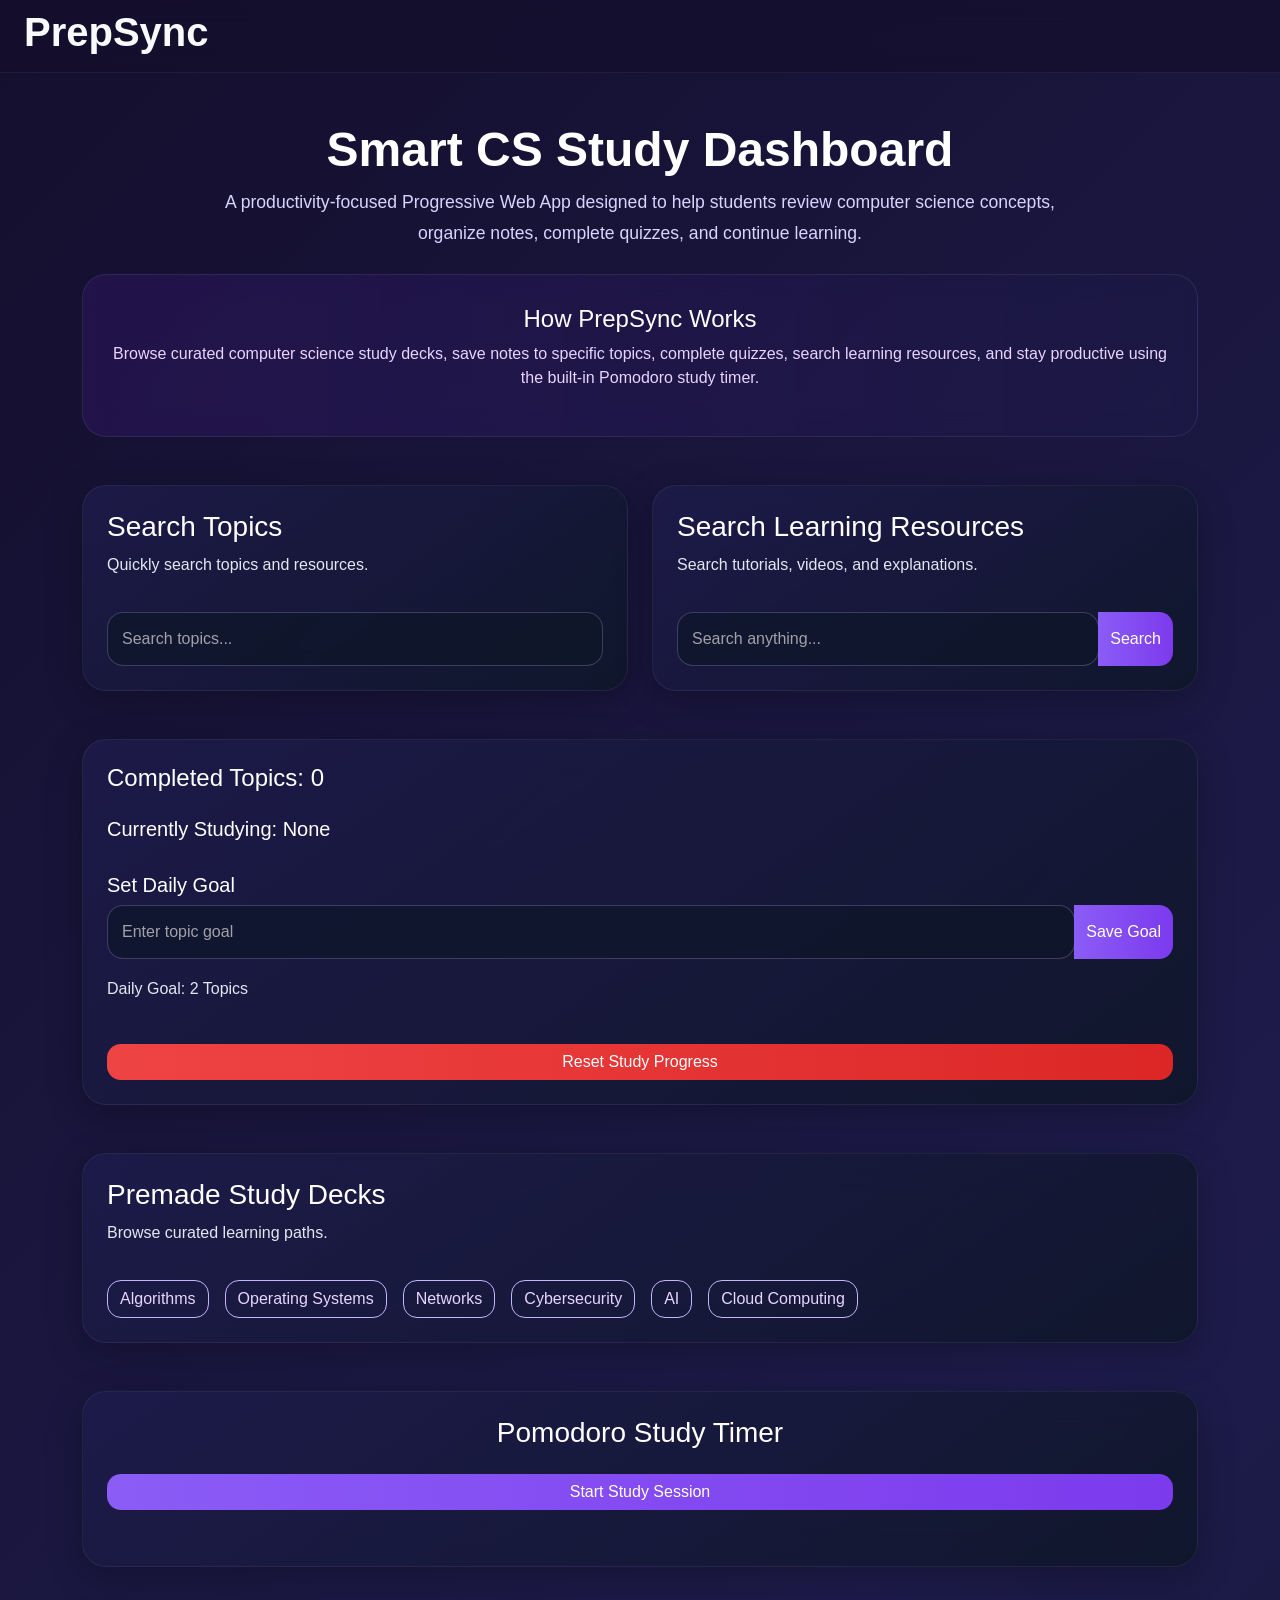
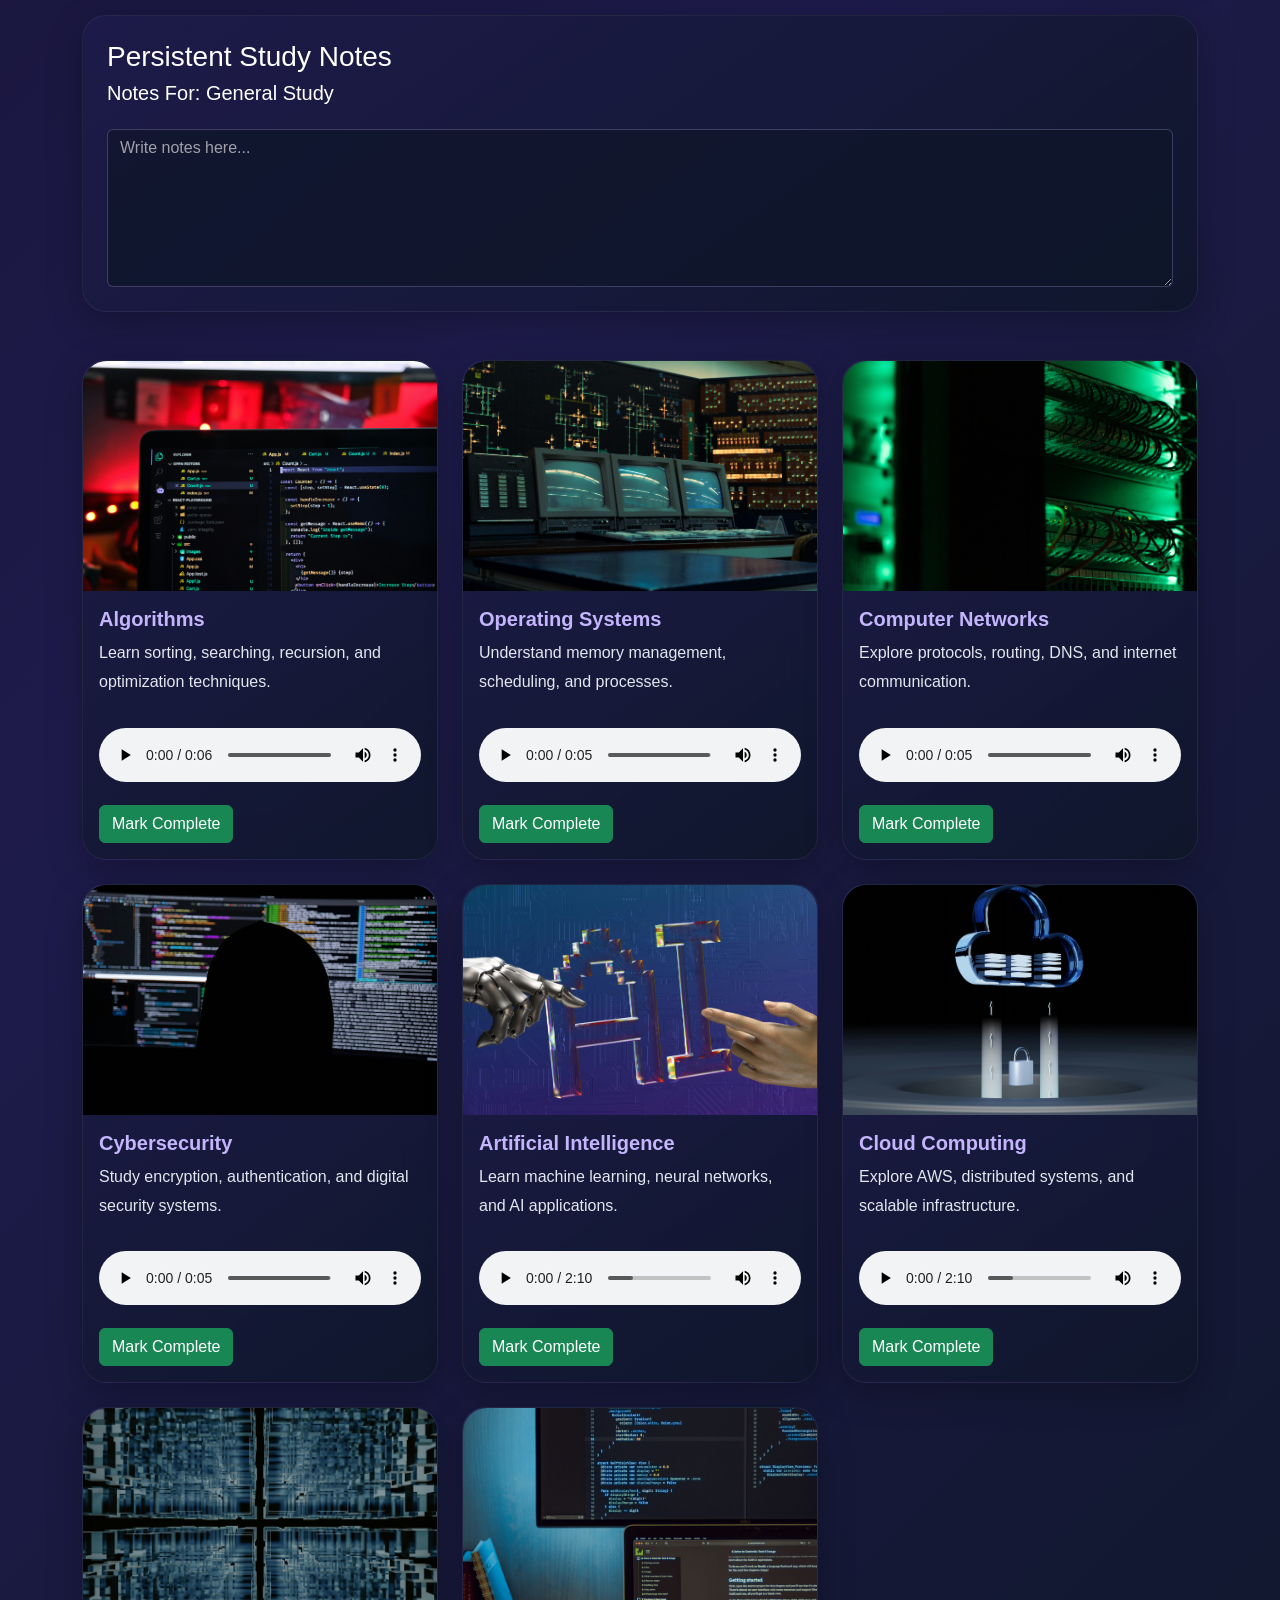
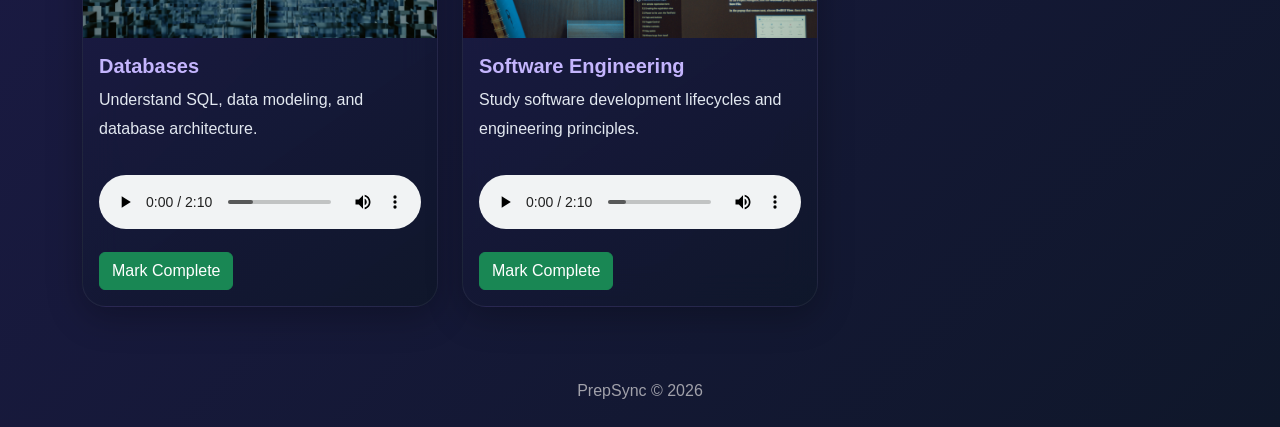
<file: pwa-project/index.html>
<!DOCTYPE html>
<html lang="en">

<head>

  <meta charset="UTF-8">

  <meta
    name="viewport"
    content="width=device-width, initial-scale=1.0"
  >

  <title>PrepSync</title>

  <link
    rel="icon"
    type="image/png"
    href="images/icon.png"
  >

  <link
    rel="manifest"
    href="manifest.json"
  >

  <link
    href="https://cdn.jsdelivr.net/npm/bootstrap@5.3.3/dist/css/bootstrap.min.css"
    rel="stylesheet"
  >

  <link
    rel="stylesheet"
    href="style.css"
  >

</head>

<body>

  <!-- NAVBAR -->

  <nav class="navbar navbar-dark px-4">

    <h1>

      PrepSync

    </h1>

  </nav>

  <!-- MAIN -->

  <div class="container mt-5">

    <!-- HERO -->

    <div class="text-center mb-5">

      <h2>

        Smart CS Study Dashboard

      </h2>

      <p class="hero-text">

        A productivity-focused Progressive Web App
        designed to help students review computer
        science concepts, organize notes,
        complete quizzes, and continue learning.

      </p>

      <div class="how-box mt-4">

        <h4>

          How PrepSync Works

        </h4>

        <p>

          Browse curated computer science study decks,
          save notes to specific topics,
          complete quizzes,
          search learning resources,
          and stay productive using the
          built-in Pomodoro study timer.

        </p>

      </div>

    </div>

    <!-- TOP GRID -->

    <div class="row g-4 mb-5">

      <!-- SEARCH -->

      <div class="col-lg-6">

        <div class="card p-4 h-100">

          <h3>

            Search Topics

          </h3>

          <p>

            Quickly search topics and resources.

          </p>

          <input
            type="text"
            id="searchInput"
            class="form-control mt-3"
            placeholder="Search topics..."
          >

        </div>

      </div>

      <!-- RESOURCE SEARCH -->

      <div class="col-lg-6">

        <div class="card p-4 h-100">

          <h3>

            Search Learning Resources

          </h3>

          <p>

            Search tutorials,
            videos,
            and explanations.

          </p>

          <div class="input-group mt-3">

            <input
              type="text"
              id="resourceSearch"
              class="form-control"
              placeholder="Search anything..."
            >

            <button
              class="btn btn-primary"
              onclick="searchResources()"
            >

              Search

            </button>

          </div>

        </div>

      </div>

    </div>

  <!-- RESOURCE RESULTS -->

<div
  id="resourcePanel"
  class="card p-4 mb-5 d-none"
>

  <div class="d-flex justify-content-between">

    <h3>

      Search Results

    </h3>

    <button
      class="btn btn-danger"
      onclick="closeResources()"
    >

      Close

    </button>

  </div>

  <div
    id="resourceResults"
    class="mt-4"
  ></div>

</div>

    <!-- DASHBOARD -->

    <div class="dashboard card p-4 mb-5">

      <h4 id="progressText">

        Completed Topics: 0

      </h4>

      <h5
        id="currentTopic"
        class="mt-3"
      >

        Currently Studying: None

      </h5>

      <!-- GOAL -->

      <div class="mt-4">

        <h5>

          Set Daily Goal

        </h5>

        <div class="input-group mt-2">

          <input
            type="number"
            id="goalInput"
            class="form-control"
            placeholder="Enter topic goal"
          >

          <button
            class="btn btn-primary"
            onclick="saveGoal()"
          >

            Save Goal

          </button>

        </div>

        <p
          class="mt-3"
          id="goalText"
        >

          Daily Goal: 2 Topics

        </p>

      </div>

      <button
        class="btn btn-danger mt-4"
        onclick="resetProgress()"
      >

        Reset Study Progress

      </button>

    </div>

    <!-- DECKS -->

    <div class="card p-4 mb-5">

      <h3>

        Premade Study Decks

      </h3>

      <p>

        Browse curated learning paths.

      </p>

      <div class="d-flex flex-wrap gap-3 mt-3">

        <button
          class="btn btn-outline-info"
          onclick="openDeckModal('Algorithms')"
        >

          Algorithms

        </button>

        <button
          class="btn btn-outline-info"
          onclick="openDeckModal('Operating Systems')"
        >

          Operating Systems

        </button>

        <button
          class="btn btn-outline-info"
          onclick="openDeckModal('Networks')"
        >

          Networks

        </button>

        <button
          class="btn btn-outline-info"
          onclick="openDeckModal('Cybersecurity')"
        >

          Cybersecurity

        </button>

        <button
          class="btn btn-outline-info"
          onclick="openDeckModal('Artificial Intelligence')"
        >

          AI

        </button>

        <button
          class="btn btn-outline-info"
          onclick="openDeckModal('Cloud Computing')"
        >

          Cloud Computing

        </button>

      </div>

    </div>

    <!-- MODAL -->

    <div
      class="modal fade"
      id="deckModal"
      tabindex="-1"
    >

      <div class="modal-dialog modal-lg modal-dialog-centered">

        <div class="modal-content bg-dark text-light">

          <div class="modal-header border-secondary">

            <h3 id="deckModalTitle"></h3>

            <button
              type="button"
              class="btn-close btn-close-white"
              data-bs-dismiss="modal"
            ></button>

          </div>

          <div class="modal-body">

            <p id="deckModalDescription"></p>

            <div class="mt-4">

              <h5>

                Recommended Topics

              </h5>

              <ul id="deckTopics"></ul>

            </div>

          </div>

        </div>

      </div>

    </div>

    <!-- TIMER -->

    <div class="card p-4 mb-5 text-center">

      <h3>

        Pomodoro Study Timer

      </h3>

      <button
        class="btn btn-primary mt-3"
        onclick="startTimer()"
      >

        Start Study Session

      </button>

      <h2
        id="timer"
        class="mt-4"
      ></h2>

    </div>

    <!-- NOTES -->

    <div class="card p-4 mb-5">

      <h3>

        Persistent Study Notes

      </h3>

      <h5 id="notesDeckTitle">

        Notes For: General Study

      </h5>

      <textarea
        id="studyNotes"
        rows="6"
        class="form-control mt-3"
        placeholder="Write notes here..."
      ></textarea>

    </div>

    <!-- TOPIC DETAILS -->

    <div
      id="topicDetails"
      class="card p-4 mb-5 d-none"
    >

      <h2 id="detailTitle"></h2>

      <p id="detailDescription"></p>

      <div class="alert alert-warning mt-4">

        <h5>

          AI Study Summary

        </h5>

        <p id="studySummary"></p>

      </div>

      <div class="alert alert-info mt-4">

        <h5>

          Study Tip

        </h5>

        <p id="studyTip"></p>

      </div>

    </div>

    <!-- QUIZ -->

    <div
      id="quizPanel"
      class="card p-4 mb-5 d-none"
    >

      <h3>

        Quick Knowledge Check

      </h3>

      <p id="quizQuestion"></p>

      <div class="d-grid gap-2">

        <button
          class="btn btn-outline-light"
          onclick="checkAnswer(0)"
          id="choice0"
        ></button>

        <button
          class="btn btn-outline-light"
          onclick="checkAnswer(1)"
          id="choice1"
        ></button>

        <button
          class="btn btn-outline-light"
          onclick="checkAnswer(2)"
          id="choice2"
        ></button>

      </div>

      <h5
        class="mt-4"
        id="quizResult"
      ></h5>

    </div>

    <!-- TOPICS -->

    <div
      class="row"
      id="topicsContainer"
    ></div>

  </div>

  <footer class="text-center mt-5 mb-4">

    <p>

      PrepSync © 2026

    </p>

  </footer>

  <script src="app.js"></script>

  <script src="https://cdn.jsdelivr.net/npm/bootstrap@5.3.3/dist/js/bootstrap.bundle.min.js"></script>

</body>

</html>
</file>
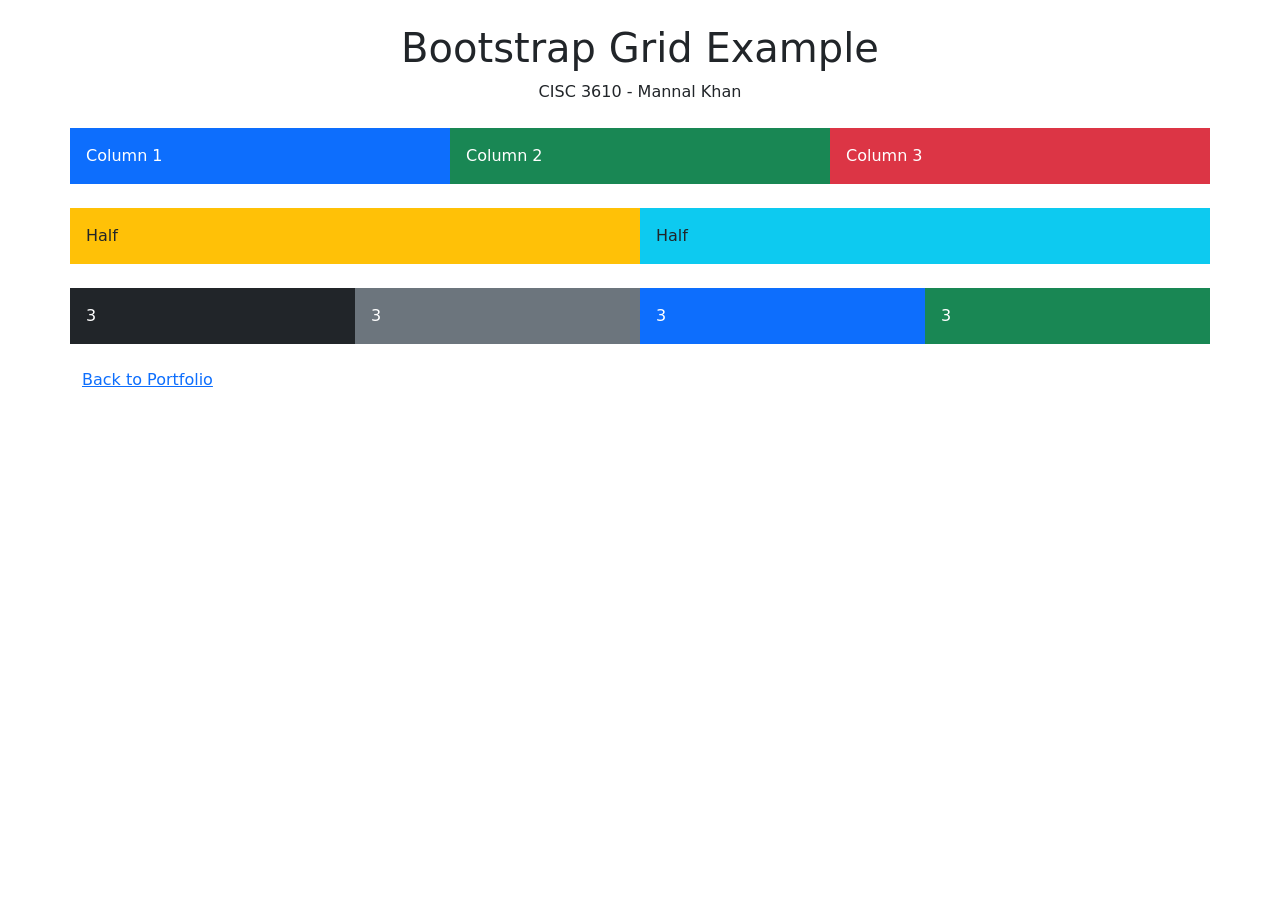
<file: bootstrap.html>
<!DOCTYPE html>
<html>
<head>
    <title>Bootstrap Grid Page</title>

    <!-- Bootstrap CDN -->
    <link href="https://cdn.jsdelivr.net/npm/bootstrap@5.3.0/dist/css/bootstrap.min.css" rel="stylesheet">
</head>

<body>

<div class="container mt-4">
    <h1 class="text-center">Bootstrap Grid Example</h1>
    <p class="text-center">CISC 3610 - Mannal Khan</p>

    <!-- ROW 1 -->
    <div class="row mt-4">
        <div class="col-4 bg-primary text-white p-3">
            Column 1
        </div>
        <div class="col-4 bg-success text-white p-3">
            Column 2
        </div>
        <div class="col-4 bg-danger text-white p-3">
            Column 3
        </div>
    </div>

    <!-- ROW 2 -->
    <div class="row mt-4">
        <div class="col-6 bg-warning p-3">
            Half
        </div>
        <div class="col-6 bg-info p-3">
            Half
        </div>
    </div>

    <!-- ROW 3 -->
    <div class="row mt-4">
        <div class="col-3 bg-dark text-white p-3">3</div>
        <div class="col-3 bg-secondary text-white p-3">3</div>
        <div class="col-3 bg-primary text-white p-3">3</div>
        <div class="col-3 bg-success text-white p-3">3</div>
    </div>

    <!-- BACK LINK -->
    <div class="mt-4">
        <a href="index.html">Back to Portfolio</a>
    </div>

</div>

</body>
</html>
</file>
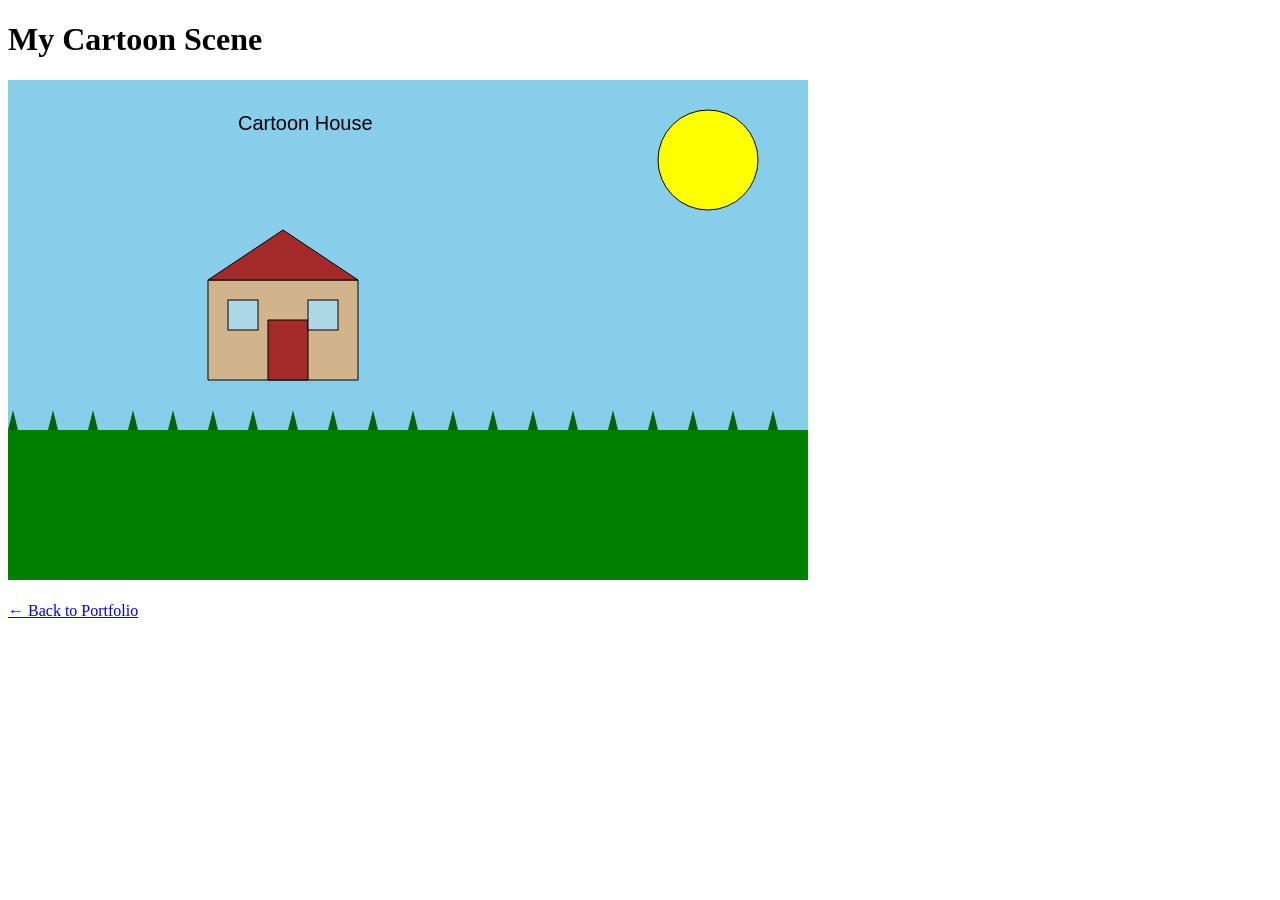
<file: cartoon.html>
<!DOCTYPE html>
<html>
<head>
    <title>My Cartoon Scene</title>
</head>
<body>

<h1>My Cartoon Scene</h1>

<canvas id="canvas" width="800" height="500"></canvas>

<br><br>
<a href="index.html">← Back to Portfolio</a>

<script src="script.js"></script>

</body>
</html>
</file>
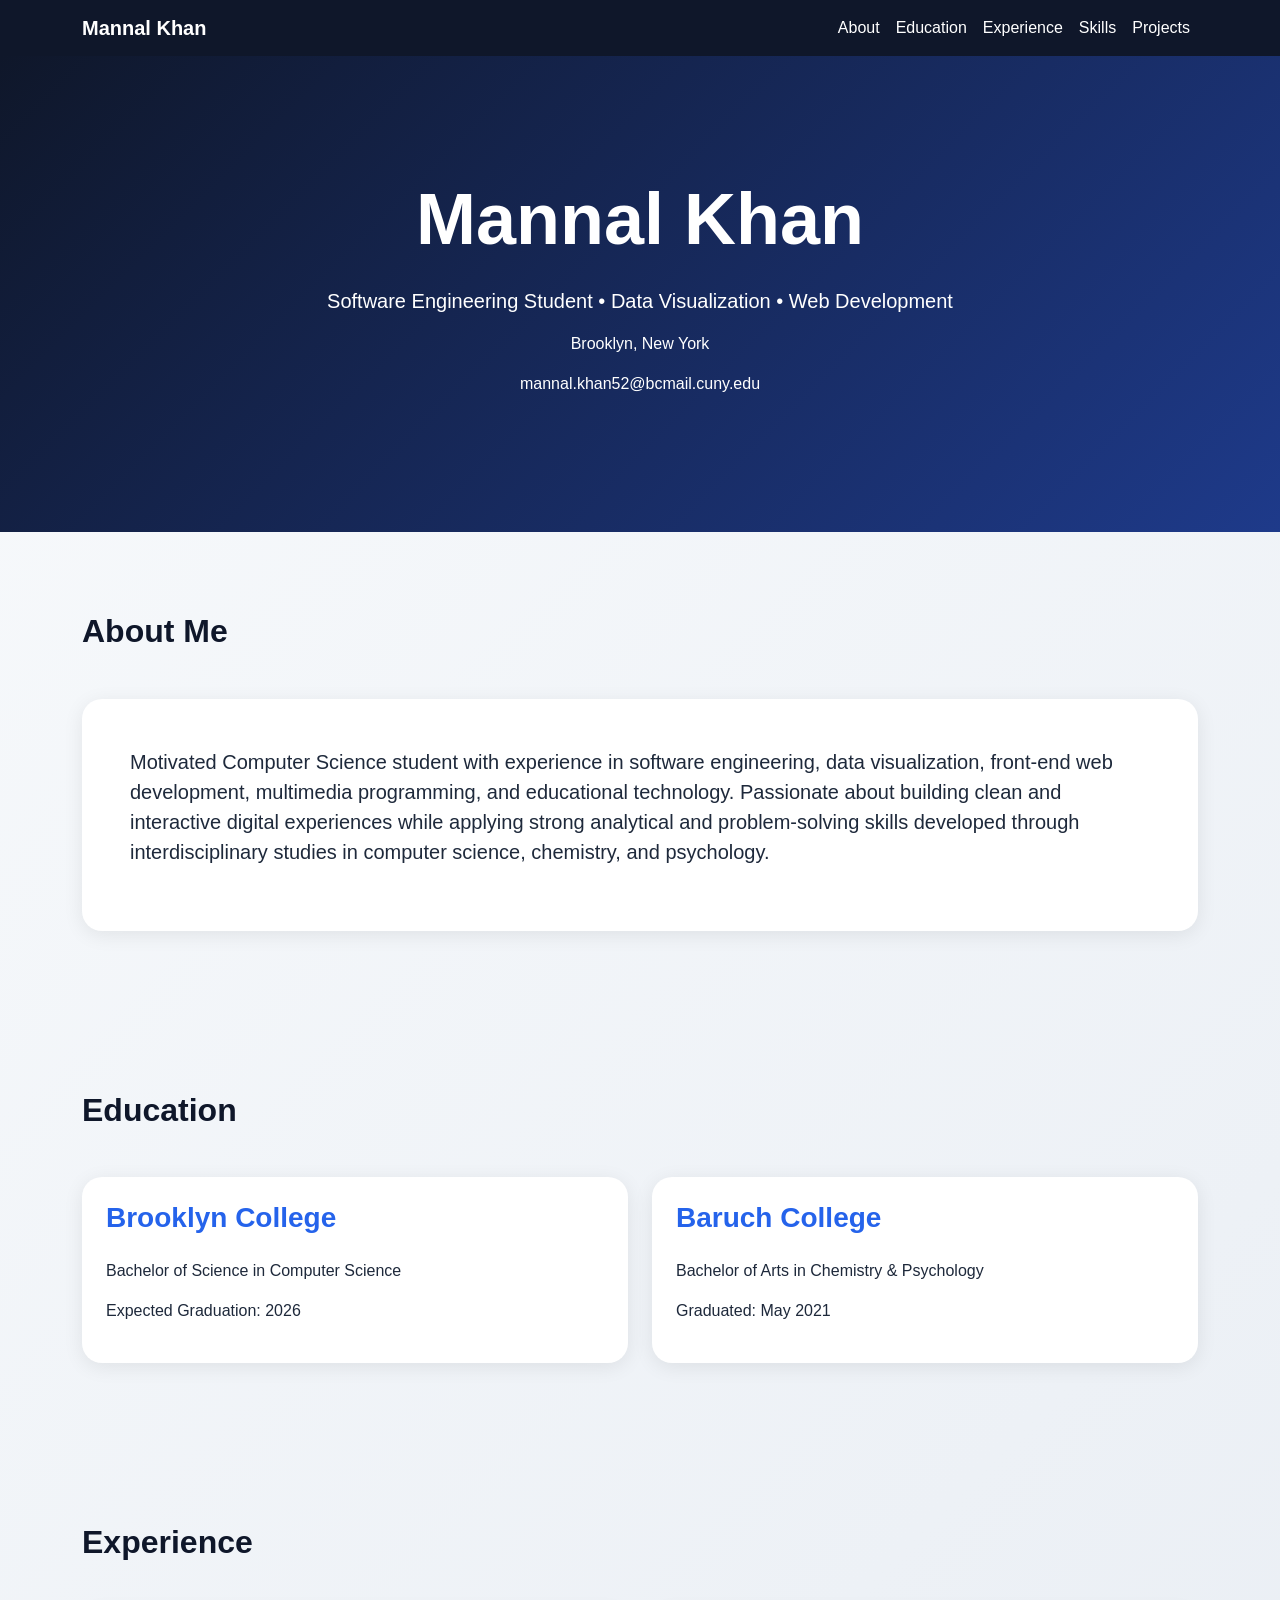
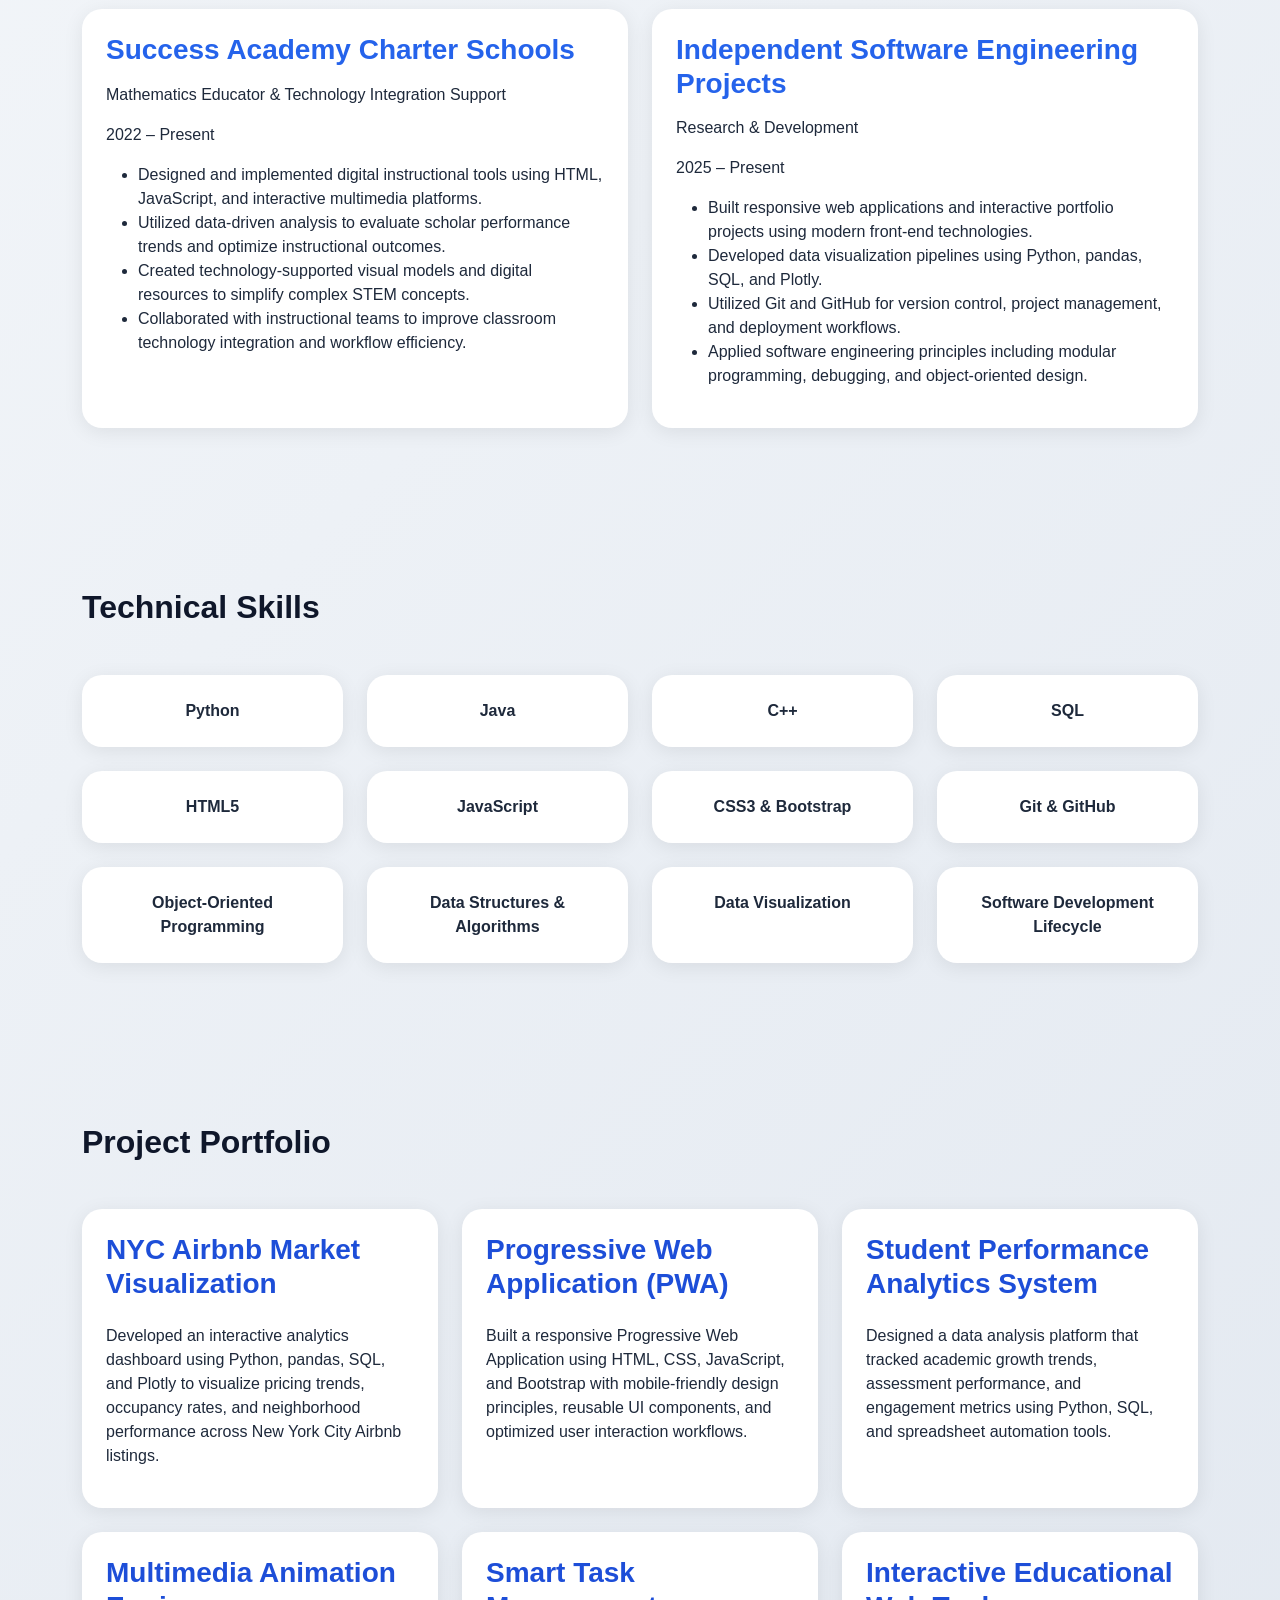
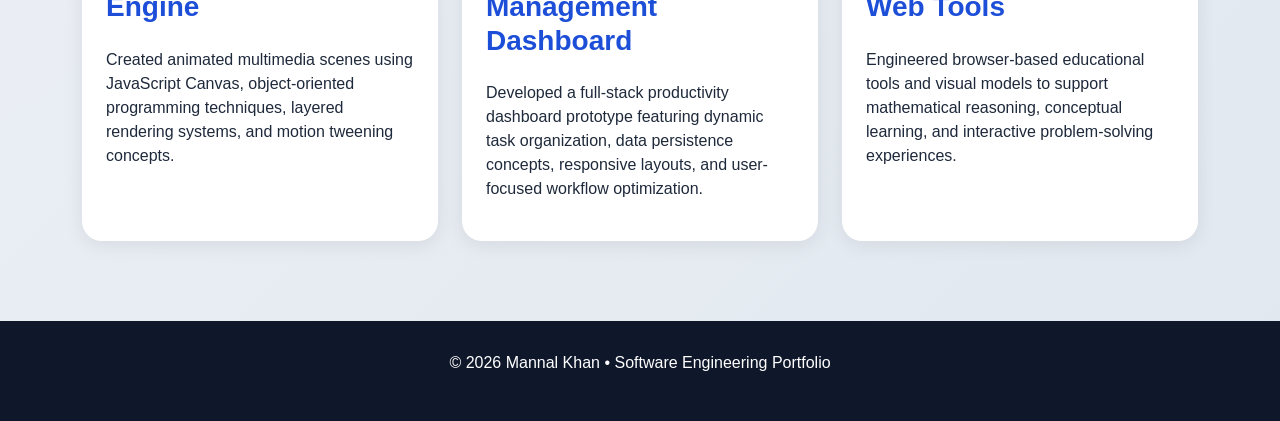
<file: resume.html>
<!DOCTYPE html>
<html lang="en">

<head>
  <meta charset="UTF-8" />
  <meta name="viewport" content="width=device-width, initial-scale=1.0"/>

  <title>Mannal Khan Resume</title>

  <!-- Bootstrap -->
  <link
    href="https://cdn.jsdelivr.net/npm/bootstrap@5.3.3/dist/css/bootstrap.min.css"
    rel="stylesheet"
  />

  <style>

    body {
      background: linear-gradient(135deg, #f8fafc, #e2e8f0);
      color: #1e293b;
      font-family: Arial, sans-serif;
      scroll-behavior: smooth;
    }

    .hero {
      padding: 120px 20px;
      text-align: center;
      background: linear-gradient(135deg, #0f172a, #1e3a8a);
      color: white;
    }

    .section {
      padding: 80px 20px;
    }

    .card {
      background-color: white;
      border: none;
      border-radius: 20px;
      box-shadow: 0 4px 20px rgba(0,0,0,0.08);
      transition: 0.3s;
      height: 100%;
      color: #1e293b;
    }

    .card:hover {
      transform: translateY(-6px);
    }

    .navbar {
      background-color: #0f172a;
    }

    .navbar-brand,
    .nav-link {
      color: white !important;
    }

    .nav-link:hover {
      color: #93c5fd !important;
    }

    .highlight {
      color: #2563eb;
      font-weight: bold;
    }

    .project-title {
      color: #1d4ed8;
      font-weight: bold;
    }

    h2 {
      color: #0f172a;
    }

    .skill-box {
      font-weight: 600;
    }

    footer {
      text-align: center;
      padding: 30px;
      background-color: #0f172a;
      color: white;
    }

  </style>

</head>

<body>

  <!-- NAVBAR -->
  <nav class="navbar navbar-expand-lg navbar-dark sticky-top">

    <div class="container">

      <a class="navbar-brand fw-bold" href="#">
        Mannal Khan
      </a>

      <button
        class="navbar-toggler"
        type="button"
        data-bs-toggle="collapse"
        data-bs-target="#navMenu"
      >
        <span class="navbar-toggler-icon"></span>
      </button>

      <div class="collapse navbar-collapse" id="navMenu">

        <ul class="navbar-nav ms-auto">

          <li class="nav-item">
            <a class="nav-link" href="#about">About</a>
          </li>

          <li class="nav-item">
            <a class="nav-link" href="#education">Education</a>
          </li>

          <li class="nav-item">
            <a class="nav-link" href="#experience">Experience</a>
          </li>

          <li class="nav-item">
            <a class="nav-link" href="#skills">Skills</a>
          </li>

          <li class="nav-item">
            <a class="nav-link" href="#projects">Projects</a>
          </li>

        </ul>

      </div>

    </div>

  </nav>

  <!-- HERO -->
  <section class="hero">

    <div class="container">

      <h1 class="display-2 fw-bold">
        Mannal Khan
      </h1>

      <p class="lead mt-4">
        Software Engineering Student • Data Visualization • Web Development
      </p>

      <p class="mt-3">
        Brooklyn, New York
      </p>

      <p>
        mannal.khan52@bcmail.cuny.edu
      </p>

    </div>

  </section>

  <!-- ABOUT -->
  <section id="about" class="section">

    <div class="container">

      <h2 class="mb-5 fw-bold">
        About Me
      </h2>

      <div class="card p-5">

        <p class="fs-5">
          Motivated Computer Science student with experience in software
          engineering, data visualization, front-end web development,
          multimedia programming, and educational technology.
          Passionate about building clean and interactive digital experiences
          while applying strong analytical and problem-solving skills developed
          through interdisciplinary studies in computer science, chemistry,
          and psychology.
        </p>

      </div>

    </div>

  </section>

  <!-- EDUCATION -->
  <section id="education" class="section">

    <div class="container">

      <h2 class="mb-5 fw-bold">
        Education
      </h2>

      <div class="row g-4">

        <div class="col-md-6">

          <div class="card p-4">

            <h3 class="highlight">
              Brooklyn College
            </h3>

            <p class="mt-3">
              Bachelor of Science in Computer Science
            </p>

            <p>
              Expected Graduation: 2026
            </p>

          </div>

        </div>

        <div class="col-md-6">

          <div class="card p-4">

            <h3 class="highlight">
              Baruch College
            </h3>

            <p class="mt-3">
              Bachelor of Arts in Chemistry & Psychology
            </p>

            <p>
              Graduated: May 2021
            </p>

          </div>

        </div>

      </div>

    </div>

  </section>

  <!-- EXPERIENCE -->
  <section id="experience" class="section">

    <div class="container">

      <h2 class="mb-5 fw-bold">
        Experience
      </h2>

      <div class="row g-4">

        <div class="col-md-6">

          <div class="card p-4 h-100">

            <h3 class="highlight">
              Success Academy Charter Schools
            </h3>

            <p class="mt-2">
              Mathematics Educator & Technology Integration Support
            </p>

            <p>
              2022 – Present
            </p>

            <ul>

              <li>
                Designed and implemented digital instructional tools
                using HTML, JavaScript, and interactive multimedia platforms.
              </li>

              <li>
                Utilized data-driven analysis to evaluate scholar performance
                trends and optimize instructional outcomes.
              </li>

              <li>
                Created technology-supported visual models and digital resources
                to simplify complex STEM concepts.
              </li>

              <li>
                Collaborated with instructional teams to improve classroom
                technology integration and workflow efficiency.
              </li>

            </ul>

          </div>

        </div>

        <div class="col-md-6">

          <div class="card p-4 h-100">

            <h3 class="highlight">
              Independent Software Engineering Projects
            </h3>

            <p class="mt-2">
              Research & Development
            </p>

            <p>
              2025 – Present
            </p>

            <ul>

              <li>
                Built responsive web applications and interactive portfolio
                projects using modern front-end technologies.
              </li>

              <li>
                Developed data visualization pipelines using Python,
                pandas, SQL, and Plotly.
              </li>

              <li>
                Utilized Git and GitHub for version control,
                project management, and deployment workflows.
              </li>

              <li>
                Applied software engineering principles including
                modular programming, debugging, and object-oriented design.
              </li>

            </ul>

          </div>

        </div>

      </div>

    </div>

  </section>

  <!-- SKILLS -->
  <section id="skills" class="section">

    <div class="container">

      <h2 class="mb-5 fw-bold">
        Technical Skills
      </h2>

      <div class="row g-4">

        <div class="col-md-3">
          <div class="card p-4 text-center skill-box">
            Python
          </div>
        </div>

        <div class="col-md-3">
          <div class="card p-4 text-center skill-box">
            Java
          </div>
        </div>

        <div class="col-md-3">
          <div class="card p-4 text-center skill-box">
            C++
          </div>
        </div>

        <div class="col-md-3">
          <div class="card p-4 text-center skill-box">
            SQL
          </div>
        </div>

        <div class="col-md-3">
          <div class="card p-4 text-center skill-box">
            HTML5
          </div>
        </div>

        <div class="col-md-3">
          <div class="card p-4 text-center skill-box">
            JavaScript
          </div>
        </div>

        <div class="col-md-3">
          <div class="card p-4 text-center skill-box">
            CSS3 & Bootstrap
          </div>
        </div>

        <div class="col-md-3">
          <div class="card p-4 text-center skill-box">
            Git & GitHub
          </div>
        </div>

        <div class="col-md-3">
          <div class="card p-4 text-center skill-box">
            Object-Oriented Programming
          </div>
        </div>

        <div class="col-md-3">
          <div class="card p-4 text-center skill-box">
            Data Structures & Algorithms
          </div>
        </div>

        <div class="col-md-3">
          <div class="card p-4 text-center skill-box">
            Data Visualization
          </div>
        </div>

        <div class="col-md-3">
          <div class="card p-4 text-center skill-box">
            Software Development Lifecycle
          </div>
        </div>

      </div>

    </div>

  </section>

  <!-- PROJECTS -->
  <section id="projects" class="section">

    <div class="container">

      <h2 class="mb-5 fw-bold">
        Project Portfolio
      </h2>

      <div class="row g-4">

        <!-- PROJECT 1 -->
        <div class="col-md-4">

          <div class="card p-4 h-100">

            <h3 class="project-title">
              NYC Airbnb Market Visualization
            </h3>

            <p class="mt-3">
              Developed an interactive analytics dashboard using Python,
              pandas, SQL, and Plotly to visualize pricing trends,
              occupancy rates, and neighborhood performance across
              New York City Airbnb listings.
            </p>

          </div>

        </div>

        <!-- PROJECT 2 -->
        <div class="col-md-4">

          <div class="card p-4 h-100">

            <h3 class="project-title">
              Progressive Web Application (PWA)
            </h3>

            <p class="mt-3">
              Built a responsive Progressive Web Application using
              HTML, CSS, JavaScript, and Bootstrap with mobile-friendly
              design principles, reusable UI components,
              and optimized user interaction workflows.
            </p>

          </div>

        </div>

        <!-- PROJECT 3 -->
        <div class="col-md-4">

          <div class="card p-4 h-100">

            <h3 class="project-title">
              Student Performance Analytics System
            </h3>

            <p class="mt-3">
              Designed a data analysis platform that tracked
              academic growth trends, assessment performance,
              and engagement metrics using Python, SQL,
              and spreadsheet automation tools.
            </p>

          </div>

        </div>

        <!-- PROJECT 4 -->
        <div class="col-md-4">

          <div class="card p-4 h-100">

            <h3 class="project-title">
              Multimedia Animation Engine
            </h3>

            <p class="mt-3">
              Created animated multimedia scenes using JavaScript Canvas,
              object-oriented programming techniques,
              layered rendering systems, and motion tweening concepts.
            </p>

          </div>

        </div>

        <!-- PROJECT 5 -->
        <div class="col-md-4">

          <div class="card p-4 h-100">

            <h3 class="project-title">
              Smart Task Management Dashboard
            </h3>

            <p class="mt-3">
              Developed a full-stack productivity dashboard prototype
              featuring dynamic task organization, data persistence concepts,
              responsive layouts, and user-focused workflow optimization.
            </p>

          </div>

        </div>

        <!-- PROJECT 6 -->
        <div class="col-md-4">

          <div class="card p-4 h-100">

            <h3 class="project-title">
              Interactive Educational Web Tools
            </h3>

            <p class="mt-3">
              Engineered browser-based educational tools and visual models
              to support mathematical reasoning, conceptual learning,
              and interactive problem-solving experiences.
            </p>

          </div>

        </div>

      </div>

    </div>

  </section>

  <!-- FOOTER -->
  <footer>

    <p>
      © 2026 Mannal Khan • Software Engineering Portfolio
    </p>

  </footer>

  <!-- Bootstrap JS -->
  <script src="https://cdn.jsdelivr.net/npm/bootstrap@5.3.3/dist/js/bootstrap.bundle.min.js"></script>

</body>

</html>
</file>
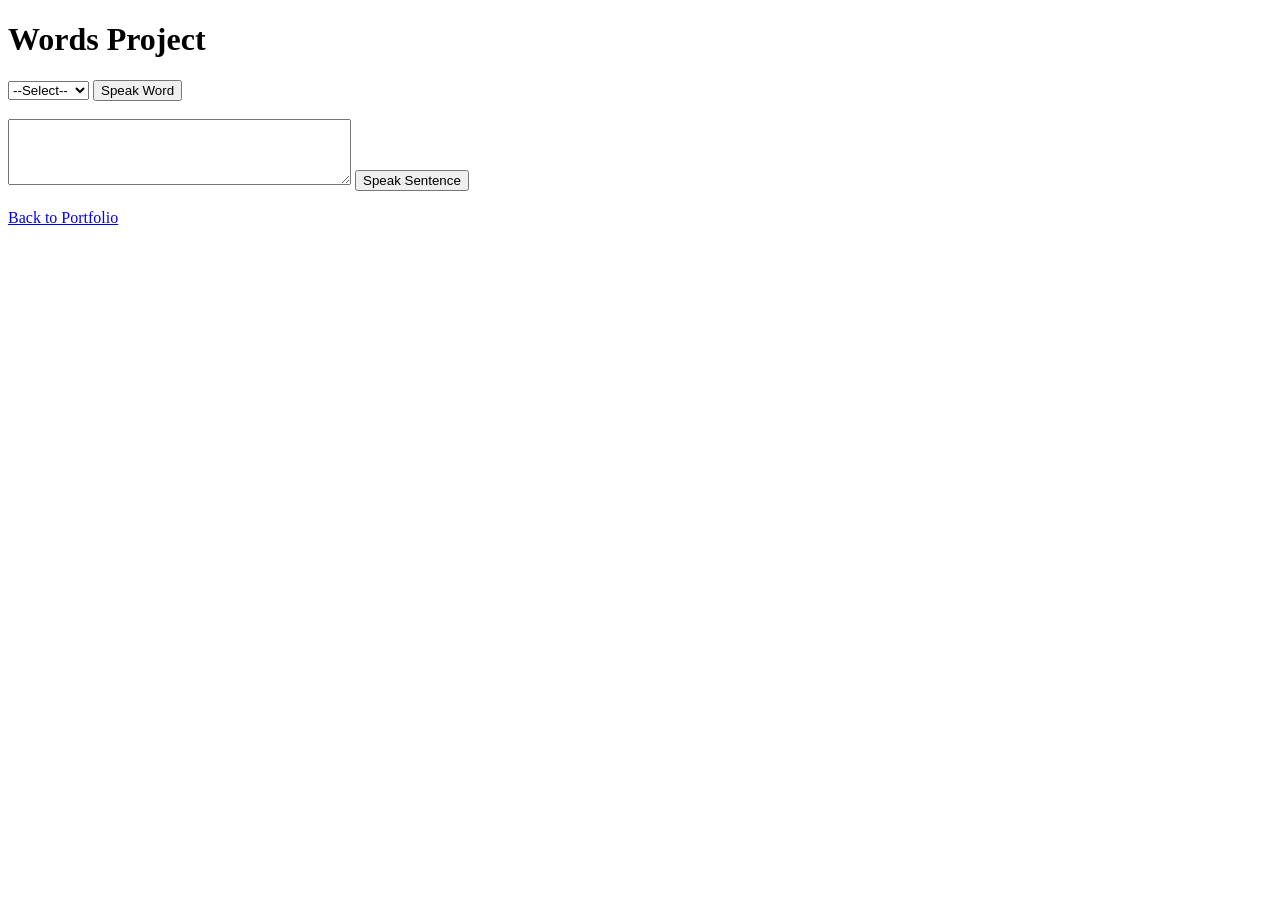
<file: words.html>
<!DOCTYPE html>
<html>
<head>
    <title>Words Project</title>
</head>
<body>

<h1>Words Project</h1>

<!-- WORD SECTION -->

<select id="wordSelect">
    <option value="">--Select--</option>

    <option value="Ocean" data-sentence="The ocean is vast and full of mysterious life.">Ocean</option>

    <option value="Mountain" data-sentence="The mountain stands tall with snow covering its peak.">Mountain</option>

    <option value="Teacher" data-sentence="A teacher helps students learn and grow every day.">Teacher</option>

    <option value="Computer" data-sentence="A computer can process information and solve complex problems.">Computer</option>

    <option value="Music" data-sentence="Music can express emotions and bring people together.">Music</option>
</select>

<button onclick="speakWord()">Speak Word</button>

<br><br>

<!-- SENTENCE SECTION -->
<textarea id="sentenceBox" rows="4" cols="40" readonly></textarea>

<button onclick="speakSentence()">Speak Sentence</button>

<br><br>

<a href="index.html">Back to Portfolio</a>

<script src="words.js"></script>

</body>
</html>
</file>
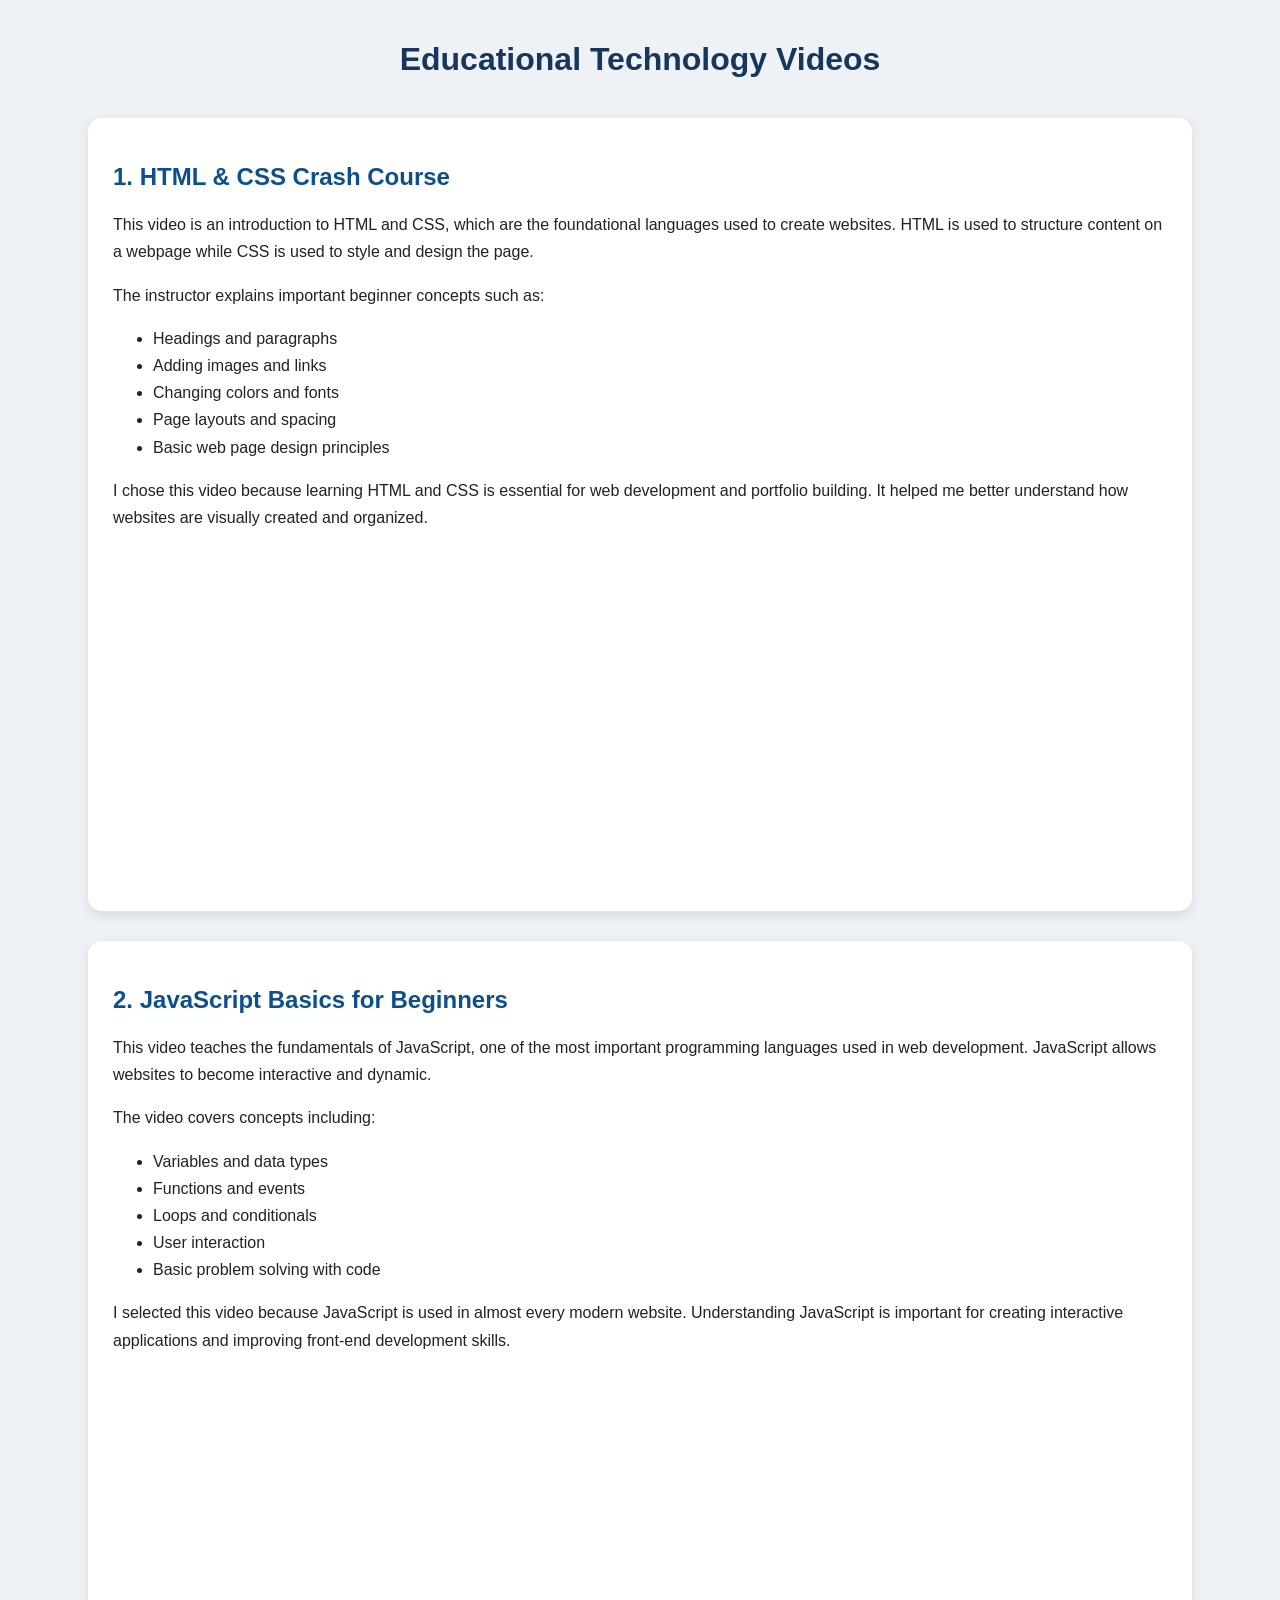
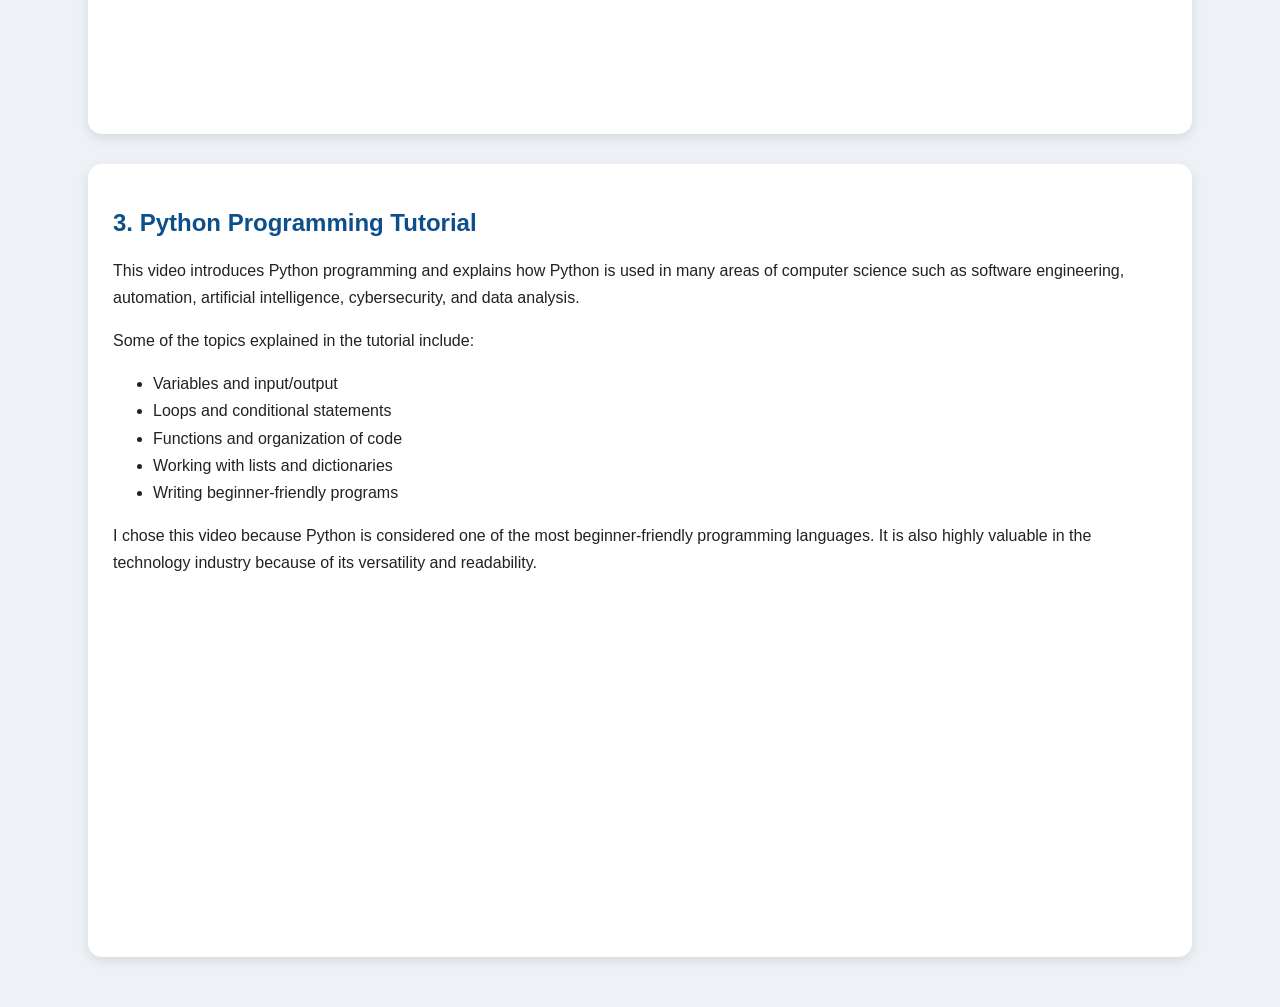
<file: youtube.html>
<!DOCTYPE html>
<html lang="en">
<head>
    <meta charset="UTF-8">
    <meta name="viewport" content="width=device-width, initial-scale=1.0">
    <title>YouTube Video Assignment</title>

    <style>
        body {
            font-family: Arial, sans-serif;
            background-color: #eef2f7;
            margin: 0;
            padding: 20px;
            color: #222;
        }

        h1 {
            text-align: center;
            color: #16375b;
            margin-bottom: 40px;
        }

        .video-section {
            background-color: white;
            padding: 25px;
            margin: 30px auto;
            width: 85%;
            border-radius: 14px;
            box-shadow: 0px 4px 12px rgba(0,0,0,0.1);
        }

        h2 {
            color: #0d4f8b;
        }

        p {
            line-height: 1.7;
            font-size: 16px;
        }

        ul {
            line-height: 1.7;
        }

        iframe {
            display: block;
            margin: 20px auto;
            border-radius: 10px;
        }
    </style>
</head>
<body>

    <h1>Educational Technology Videos</h1>

    <!-- VIDEO 1 -->
    <div class="video-section">

        <h2>1. HTML & CSS Crash Course</h2>

        <p>
            This video is an introduction to HTML and CSS, which are the
            foundational languages used to create websites. HTML is used
            to structure content on a webpage while CSS is used to style
            and design the page.
        </p>

        <p>
            The instructor explains important beginner concepts such as:
        </p>

        <ul>
            <li>Headings and paragraphs</li>
            <li>Adding images and links</li>
            <li>Changing colors and fonts</li>
            <li>Page layouts and spacing</li>
            <li>Basic web page design principles</li>
        </ul>

        <p>
            I chose this video because learning HTML and CSS is essential
            for web development and portfolio building. It helped me better
            understand how websites are visually created and organized.
        </p>

        <iframe width="560" height="315"
        src="https://www.youtube.com/embed/UB1O30fR-EE"
        title="HTML and CSS Crash Course"
        frameborder="0"
        allowfullscreen></iframe>

    </div>

    <!-- VIDEO 2 -->
    <div class="video-section">

        <h2>2. JavaScript Basics for Beginners</h2>

        <p>
            This video teaches the fundamentals of JavaScript, one of the
            most important programming languages used in web development.
            JavaScript allows websites to become interactive and dynamic.
        </p>

        <p>
            The video covers concepts including:
        </p>

        <ul>
            <li>Variables and data types</li>
            <li>Functions and events</li>
            <li>Loops and conditionals</li>
            <li>User interaction</li>
            <li>Basic problem solving with code</li>
        </ul>

        <p>
            I selected this video because JavaScript is used in almost every
            modern website. Understanding JavaScript is important for creating
            interactive applications and improving front-end development skills.
        </p>

        <iframe width="560" height="315"
        src="https://www.youtube.com/embed/W6NZfCO5SIk"
        title="JavaScript Basics"
        frameborder="0"
        allowfullscreen></iframe>

    </div>

    <!-- VIDEO 3 -->
    <div class="video-section">

        <h2>3. Python Programming Tutorial</h2>

        <p>
            This video introduces Python programming and explains how Python
            is used in many areas of computer science such as software
            engineering, automation, artificial intelligence, cybersecurity,
            and data analysis.
        </p>

        <p>
            Some of the topics explained in the tutorial include:
        </p>

        <ul>
            <li>Variables and input/output</li>
            <li>Loops and conditional statements</li>
            <li>Functions and organization of code</li>
            <li>Working with lists and dictionaries</li>
            <li>Writing beginner-friendly programs</li>
        </ul>

        <p>
            I chose this video because Python is considered one of the
            most beginner-friendly programming languages. It is also highly
            valuable in the technology industry because of its versatility
            and readability.
        </p>

        <iframe width="560" height="315"
        src="https://www.youtube.com/embed/_uQrJ0TkZlc"
        title="Python Programming Tutorial"
        frameborder="0"
        allowfullscreen></iframe>

    </div>

</body>
</html>
</file>
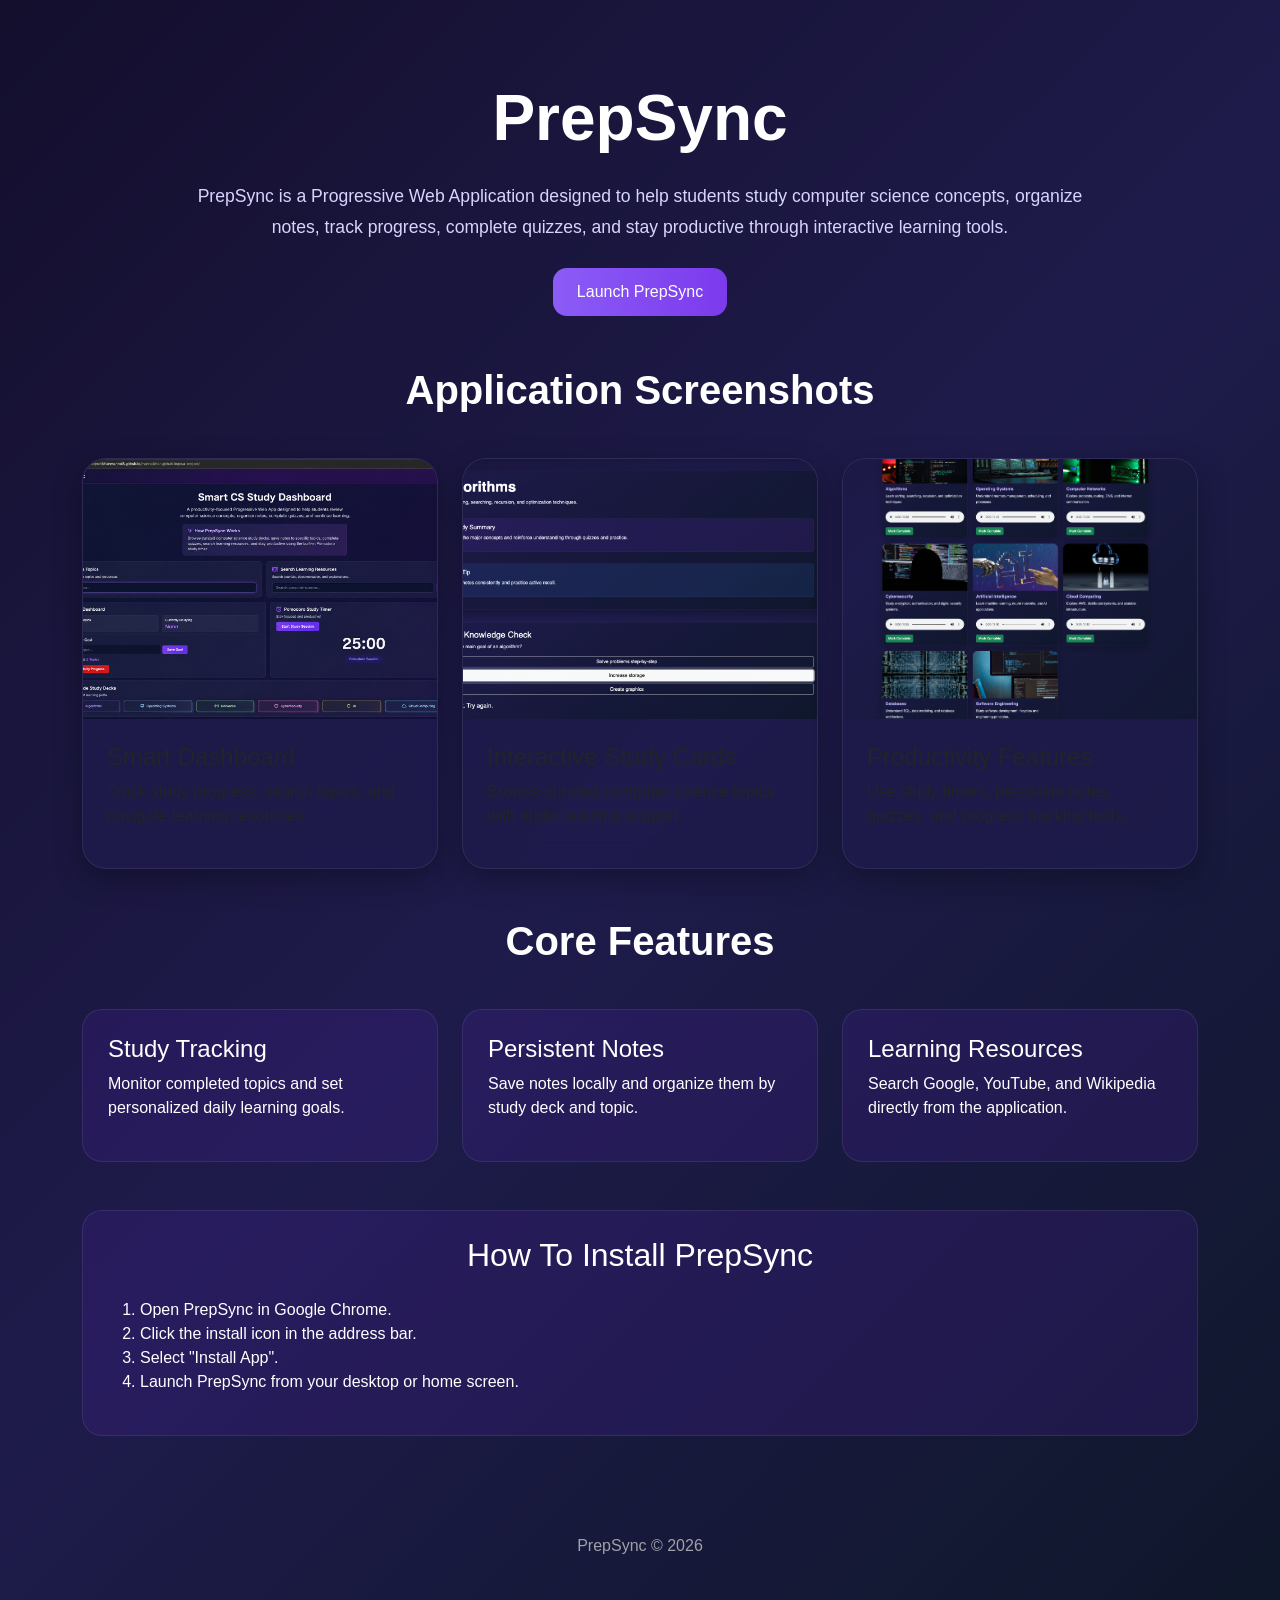
<file: pwa-project/promotional-page.html>
<!DOCTYPE html>
<html lang="en">

<head>

  <meta charset="UTF-8">

  <meta
    name="viewport"
    content="width=device-width, initial-scale=1.0"
  >

  <title>
    PrepSync Portfolio
  </title>

  <link
    href="https://cdn.jsdelivr.net/npm/bootstrap@5.3.3/dist/css/bootstrap.min.css"
    rel="stylesheet"
  >

  <style>

    body {

      background:
        linear-gradient(
          135deg,
          #140f2d,
          #1e1b4b,
          #0f172a
        );

      color: white;

      font-family: 'Segoe UI', sans-serif;

      min-height: 100vh;

    }

    .hero {

      text-align: center;

      padding: 80px 20px 50px;

    }

    .hero h1 {

      font-size: 4rem;

      font-weight: 800;

    }

    .hero p {

      color: #d8d4fe;

      max-width: 900px;

      margin: auto;

      line-height: 1.8;

      font-size: 1.1rem;

    }

    .card {

      background:
        rgba(30,27,75,0.8);

      border:
        1px solid rgba(255,255,255,0.08);

      border-radius: 24px;

      overflow: hidden;

      backdrop-filter: blur(14px);

      box-shadow:
        0px 10px 30px rgba(0,0,0,0.3);

    }

    .card img {

      width: 100%;

      height: 260px;

      object-fit: cover;

    }

    .section-title {

      font-size: 2.5rem;

      font-weight: 700;

      margin-bottom: 20px;

    }

    .feature-box {

      background:
        rgba(91,33,182,0.18);

      border:
        1px solid rgba(255,255,255,0.08);

      border-radius: 20px;

      padding: 25px;

      height: 100%;

    }

    .btn-primary {

      background:
        linear-gradient(
          to right,
          #8b5cf6,
          #7c3aed
        );

      border: none;

      border-radius: 14px;

      padding: 12px 24px;

    }

    footer {

      text-align: center;

      color: #a1a1aa;

      padding: 50px 0;

    }

  </style>

</head>

<body>

  <!-- HERO -->

  <div class="hero">

    <h1>
      PrepSync
    </h1>

    <p class="mt-4">

      PrepSync is a Progressive Web Application designed
      to help students study computer science concepts,
      organize notes, track progress, complete quizzes,
      and stay productive through interactive learning tools.

    </p>

    <a
      href="index.html"
      class="btn btn-primary mt-4"
    >

      Launch PrepSync

    </a>

  </div>

  <!-- SCREENSHOTS -->

  <div class="container mb-5">

    <h2 class="section-title text-center">
      Application Screenshots
    </h2>

    <div class="row g-4 mt-2">

      <div class="col-lg-4">

        <div class="card">

          <img src="images/screenshot1.png">

          <div class="p-4">

            <h4>
              Smart Dashboard
            </h4>

            <p>
              Track study progress, search topics,
              and navigate learning resources.
            </p>

          </div>

        </div>

      </div>

      <div class="col-lg-4">

        <div class="card">

          <img src="images/screenshot2.png">

          <div class="p-4">

            <h4>
              Interactive Study Cards
            </h4>

            <p>
              Browse curated computer science topics
              with audio learning support.
            </p>

          </div>

        </div>

      </div>

      <div class="col-lg-4">

        <div class="card">

          <img src="images/screenshot3.png">

          <div class="p-4">

            <h4>
              Productivity Features
            </h4>

            <p>
              Use study timers, persistent notes,
              quizzes, and progress tracking tools.
            </p>

          </div>

        </div>

      </div>

    </div>

  </div>

  <!-- FEATURES -->

  <div class="container mb-5">

    <h2 class="section-title text-center">
      Core Features
    </h2>

    <div class="row g-4 mt-2">

      <div class="col-md-4">

        <div class="feature-box">

          <h4>
            Study Tracking
          </h4>

          <p>
            Monitor completed topics and set
            personalized daily learning goals.
          </p>

        </div>

      </div>

      <div class="col-md-4">

        <div class="feature-box">

          <h4>
            Persistent Notes
          </h4>

          <p>
            Save notes locally and organize them
            by study deck and topic.
          </p>

        </div>

      </div>

      <div class="col-md-4">

        <div class="feature-box">

          <h4>
            Learning Resources
          </h4>

          <p>
            Search Google, YouTube, and Wikipedia
            directly from the application.
          </p>

        </div>

      </div>

    </div>

  </div>

  <!-- INSTALL -->

  <div class="container mb-5">

    <div class="feature-box text-center">

      <h2>
        How To Install PrepSync
      </h2>

      <ol class="mt-4 text-start">

        <li>
          Open PrepSync in Google Chrome.
        </li>

        <li>
          Click the install icon in the address bar.
        </li>

        <li>
          Select "Install App".
        </li>

        <li>
          Launch PrepSync from your desktop
          or home screen.
        </li>

      </ol>

    </div>

  </div>

  <footer>

    PrepSync © 2026

  </footer>

</body>

</html>
</file>
<file: pwa-project/style.css>
body {

  background:
    linear-gradient(
      135deg,
      #140f2d,
      #1e1b4b,
      #0f172a
    );

  color: white;

  font-family: 'Segoe UI', sans-serif;

  min-height: 100vh;

}

/* NAVBAR */

.navbar {

  background:
    rgba(20,15,45,0.75);

  backdrop-filter: blur(12px);

  border-bottom:
    1px solid rgba(255,255,255,0.06);

}

.navbar h1 {

  font-weight: 700;

  color: #f8fafc !important;

}

/* HEADINGS */

h1,
h2,
h3,
h4,
h5 {

  color: #ffffff !important;

}

h2 {

  font-size: 3rem;

  font-weight: 700;

}

.hero-text {

  color: #d8d4fe;

  max-width: 900px;

  margin: auto;

  line-height: 1.8;

  font-size: 1.1rem;

}

/* HOW BOX */

.how-box {

  background:
    linear-gradient(
      to right,
      rgba(91,33,182,0.18),
      rgba(30,27,75,0.35)
    );

  border:
    1px solid rgba(255,255,255,0.08);

  border-radius: 24px;

  padding: 30px;

  backdrop-filter: blur(12px);

}

.how-box p {

  color: #e9d5ff;

}

/* CARDS */

.card {

  background:
    linear-gradient(
      145deg,
      rgba(30,27,75,0.85),
      rgba(15,23,42,0.9)
    ) !important;

  border:
    1px solid rgba(255,255,255,0.06);

  border-radius: 24px;

  backdrop-filter: blur(18px);

  box-shadow:
    0px 10px 35px rgba(0,0,0,0.25);

  transition:
    all 0.3s ease;

}

.card:hover {

  transform: translateY(-5px);

  box-shadow:
    0px 15px 40px rgba(168,85,247,0.2);

}

/* IMAGES */

.card img {

  height: 230px;

  object-fit: cover;

  border-top-left-radius: 24px;

  border-top-right-radius: 24px;

}

/* TEXT */

.card p,
#detailDescription,
#studySummary,
#studyTip,
#quizQuestion {

  color: #e2e8f0 !important;

  line-height: 1.8;

}

.card-body h5 {

  color: #c4b5fd !important;

  font-weight: 700;

}

/* INPUTS */

#searchInput,
#resourceSearch,
textarea,
#goalInput {

  background:
    rgba(15,23,42,0.75) !important;

  color: white !important;

  border:
    1px solid rgba(196,181,253,0.25) !important;

  border-radius: 16px;

  padding: 14px;

}

textarea {

  min-height: 220px;

}

#searchInput::placeholder,
#resourceSearch::placeholder,
textarea::placeholder,
#goalInput::placeholder {

  color: #a1a1aa !important;

}

/* BUTTONS */

.btn-primary {

  background:
    linear-gradient(
      to right,
      #8b5cf6,
      #7c3aed
    ) !important;

  border: none;

  border-radius: 14px;

}

.btn-danger {

  border-radius: 14px;

  background:
    linear-gradient(
      to right,
      #ef4444,
      #dc2626
    );

  border: none;

}

.btn-outline-info {

  border-radius: 14px;

  border:
    1px solid #c4b5fd;

  color: #e9d5ff;

}

.btn-outline-info:hover {

  background:
    rgba(168,85,247,0.2);

  color: white;

}

.btn-outline-danger {

  border-radius: 14px;

}

/* DASHBOARD */

.dashboard {

  background:
    linear-gradient(
      to right,
      rgba(91,33,182,0.2),
      rgba(30,27,75,0.4)
    );

}

/* ALERTS */

.alert-warning {

  background:
    rgba(91,33,182,0.18) !important;

  border:
    1px solid rgba(196,181,253,0.15);

  color: white !important;

}

.alert-warning h5,
.alert-warning p {

  color: #f8fafc !important;

}

.alert-info {

  background:
    rgba(59,130,246,0.12) !important;

  border:
    1px solid rgba(147,197,253,0.18);

}

.alert-info h5,
.alert-info p {

  color: #f8fafc !important;

}

/* MODAL */

.modal-content {

  border-radius: 24px;

  background:
    linear-gradient(
      145deg,
      #1e1b4b,
      #0f172a
    ) !important;

}

/* FOOTER */

footer {

  color: #a1a1aa;

}

/* AUDIO */

audio {

  margin-top: 15px;

  width: 100%;

}
</file>
